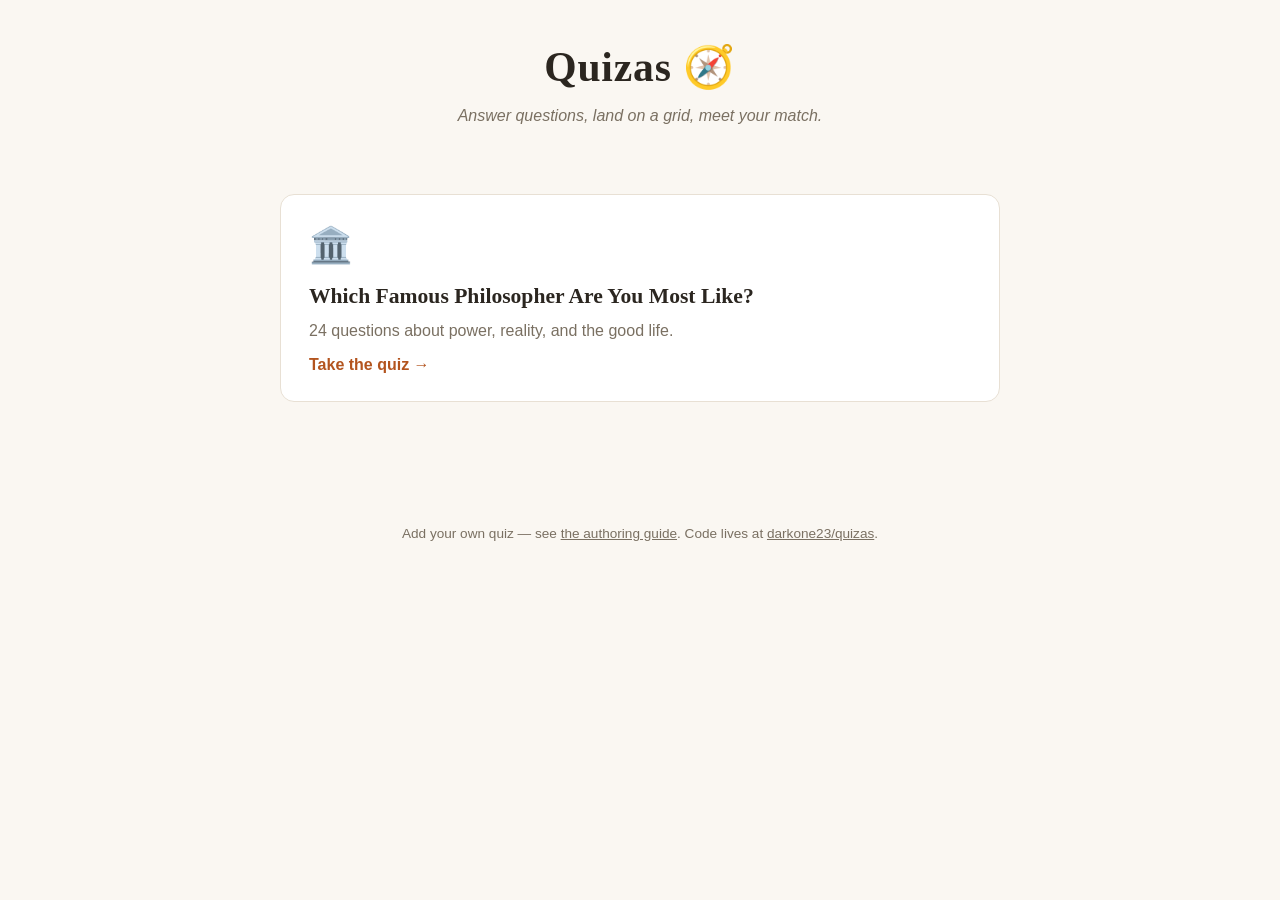
<file: index.html>
<!DOCTYPE html>
<html lang="en">
<head>
  <meta charset="utf-8">
  <meta name="viewport" content="width=device-width, initial-scale=1">
  <title>Quizas — grid quizzes for curious people</title>
  <link rel="stylesheet" href="assets/style.css">
</head>
<body>
  <header class="site">
    <h1>Quizas 🧭</h1>
    <p class="tagline">Answer questions, land on a grid, meet your match.</p>
  </header>
  <main class="wrap">
    <div id="shelf"></div>
  </main>
  <footer class="site">
    Add your own quiz — see <a href="docs/FORMAT.md">the authoring guide</a>.
    Code lives at <a href="https://github.com/darkone23/quizas">darkone23/quizas</a>.
  </footer>
  <script src="assets/quizas.js"></script>
  <script src="data/registry.js"></script>
  <script>
    (function () {
      'use strict';
      const shelf = document.getElementById('shelf');
      const list = window.QUIZAS_REGISTRY || [];
      shelf.innerHTML = list.map(function (q) {
        return '<a class="quiz-card" href="quiz.html?quiz=' + encodeURIComponent(q.id) + '">' +
          '<span class="emoji">' + q.emoji + '</span>' +
          '<h2>' + q.title + '</h2>' +
          '<p>' + q.blurb + '</p>' +
          '<span class="go">Take the quiz →</span></a>';
      }).join('');
    })();
  </script>
</body>
</html>
</file>
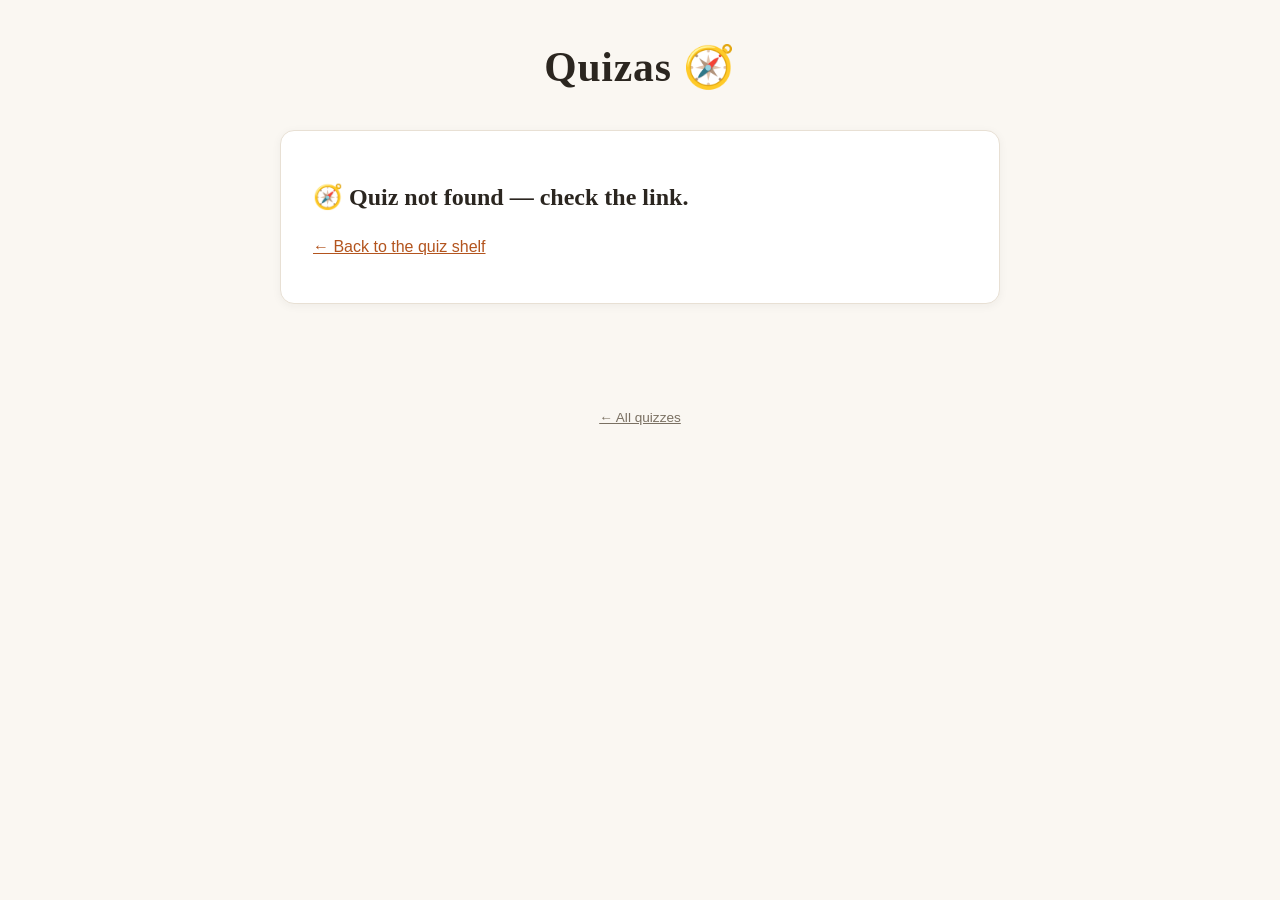
<file: quiz.html>
<!DOCTYPE html>
<html lang="en">
<head>
  <meta charset="utf-8">
  <meta name="viewport" content="width=device-width, initial-scale=1">
  <title>Quizas — taking the quiz</title>
  <link rel="stylesheet" href="assets/style.css">
</head>
<body>
  <header class="site">
    <h1>Quizas 🧭</h1>
  </header>
  <main class="wrap">
    <div class="card" id="runner">
      <p>⏳ Loading the quiz…</p>
    </div>
  </main>
  <footer class="site">
    <a href="index.html">← All quizzes</a>
  </footer>
  <script src="assets/quizas.js"></script>
  <script src="data/registry.js"></script>
  <script src="assets/pages.js"></script>
  <script>
    (function () {
      'use strict';
      const runner = document.getElementById('runner');
      QuizPages.loadQuiz(function (quiz) {
        if (!quiz) { QuizPages.renderError('Quiz not found — check the link.'); return; }
        document.title = 'Quizas — ' + quiz.title;

        const storeKey = 'quizas.answers.' + quiz.id;
        let answers = quiz.questions.map(function () { return null; });
        let index = 0;

        const saved = sessionStorage.getItem(storeKey);
        if (saved) {
          try {
            const parsed = JSON.parse(saved);
            if (Array.isArray(parsed) && parsed.length === quiz.questions.length &&
                parsed.every(function (a) { return a === null || (Number.isInteger(a) && a >= 0 && a < quiz.likert.length); })) {
              answers = parsed;
              index = parsed.findIndex(function (a) { return a === null; });
              if (index === -1) index = parsed.length - 1;
            }
          } catch (e) { sessionStorage.removeItem(storeKey); }
        }

        function persist() { sessionStorage.setItem(storeKey, JSON.stringify(answers)); }

        function render() {
          const total = quiz.questions.length;
          const done = answers.filter(function (a) { return a !== null; }).length;
          const pct = Math.round((done / total) * 100);
          const q = quiz.questions[index];
          runner.innerHTML =
            '<div class="progress"><span>' + (index + 1) + ' / ' + total + '</span>' +
            '<div class="bar"><span style="width:' + pct + '%"></span></div></div>' +
            '<div class="question-text">' + q.text + '</div>' +
            '<div class="likert">' + quiz.likert.map(function (label, i) {
              const cls = ['sd', 'd', 'n', 'a', 'sa'][i] || 'n';
              return '<button type="button" data-i="' + i + '" class="' + cls + '">' +
                '<span class="num">' + (i + 1) + '</span>' + label + '</button>';
            }).join('') + '</div>' +
            '<div class="scale-ends"><span>' + quiz.likert[0] + '</span><span>' + quiz.likert[quiz.likert.length - 1] + '</span></div>' +
            '<div class="controls">' +
            '<button type="button" class="linklike" id="back"' + (index === 0 ? ' disabled' : '') + '>← Back</button>' +
            '<button type="button" class="linklike" id="restart">Start over</button>' +
            '</div>' +
            '<p class="hint">Tip: press 1–' + quiz.likert.length + ' to answer, Backspace to go back.</p>';

          runner.querySelectorAll('.likert button').forEach(function (btn) {
            btn.addEventListener('click', function () { answer(parseInt(btn.dataset.i, 10)); });
          });
          runner.querySelector('#back').addEventListener('click', back);
          runner.querySelector('#restart').addEventListener('click', restart);
        }

        function answer(i) {
          answers[index] = i;
          persist();
          if (index === quiz.questions.length - 1) {
            const encoded = QUIZAS.encodeAnswers(quiz, answers);
            if (encoded === null) { QuizPages.renderError('Something went wrong scoring the quiz.'); return; }
            sessionStorage.removeItem(storeKey);
            location.href = 'results.html?quiz=' + encodeURIComponent(quiz.id) + '&a=' + encoded;
            return;
          }
          index++;
          render();
        }

        function back() {
          if (index === 0) return;
          index--;
          answers[index] = null;
          persist();
          render();
        }

        function restart() {
          answers = quiz.questions.map(function () { return null; });
          index = 0;
          persist();
          render();
        }

        document.addEventListener('keydown', function (ev) {
          if (ev.key >= '1' && ev.key <= String(quiz.likert.length)) {
            answer(parseInt(ev.key, 10) - 1);
          } else if (ev.key === 'Backspace') {
            ev.preventDefault();
            back();
          }
        });

        render();
      });
    })();
  </script>
</body>
</html>
</file>
<file: assets/style.css>
:root {
  --paper: #faf7f2;
  --ink: #2b2620;
  --muted: #7a7062;
  --card: #ffffff;
  --accent: #b3541e;
  --accent-dark: #8f3f14;
  --line: #e8e0d4;
  --lib: #3d7ea6;
  --auth: #b3541e;
  --ideal: #7a5ea6;
  --mat: #4a7d52;
}

* { box-sizing: border-box; }

body {
  margin: 0;
  background: var(--paper);
  color: var(--ink);
  font-family: -apple-system, BlinkMacSystemFont, "Segoe UI", Roboto, Helvetica, Arial, sans-serif;
  line-height: 1.5;
}

h1, h2, h3, .serif { font-family: Georgia, "Times New Roman", serif; }

.wrap { max-width: 760px; margin: 0 auto; padding: 24px 20px 64px; }

header.site { text-align: center; padding: 36px 0 8px; }
header.site h1 { font-size: 2.6rem; margin: 0; letter-spacing: 0.02em; }
header.site .tagline { color: var(--muted); margin-top: 6px; font-style: italic; }

.card {
  background: var(--card);
  border: 1px solid var(--line);
  border-radius: 14px;
  padding: 28px 32px;
  box-shadow: 0 2px 10px rgba(43, 38, 32, 0.05);
}

a { color: var(--accent); }
a:hover { color: var(--accent-dark); }

.quiz-card {
  display: block;
  text-decoration: none;
  color: var(--ink);
  background: var(--card);
  border: 1px solid var(--line);
  border-radius: 14px;
  padding: 24px 28px;
  margin: 18px 0;
  transition: box-shadow 0.15s ease, transform 0.15s ease;
}
.quiz-card:hover { box-shadow: 0 6px 18px rgba(43, 38, 32, 0.12); transform: translateY(-2px); }
.quiz-card .emoji { font-size: 2.2rem; }
.quiz-card h2 { margin: 8px 0 6px; font-size: 1.35rem; }
.quiz-card p { color: var(--muted); margin: 0; }
.quiz-card .go { color: var(--accent); font-weight: 600; margin-top: 10px; display: inline-block; }

/* quiz runner */
.progress {
  display: flex;
  align-items: center;
  gap: 14px;
  margin-bottom: 22px;
  color: var(--muted);
  font-size: 0.9rem;
}
.progress .bar { flex: 1; height: 6px; border-radius: 3px; background: var(--line); overflow: hidden; }
.progress .bar > span { display: block; height: 100%; background: var(--accent); border-radius: 3px; transition: width 0.2s ease; }

.question-text { font-size: 1.5rem; font-family: Georgia, "Times New Roman", serif; margin: 12px 0 30px; }

.likert { display: flex; gap: 10px; }
.likert button {
  flex: 1;
  padding: 16px 6px;
  font-size: 0.95rem;
  border: 1px solid var(--line);
  border-radius: 10px;
  cursor: pointer;
  background: #fff;
  color: var(--ink);
  transition: transform 0.1s ease, box-shadow 0.1s ease;
}
.likert button:hover { transform: translateY(-2px); box-shadow: 0 4px 12px rgba(43, 38, 32, 0.14); }
.likert button .num { display: block; font-size: 0.7rem; color: var(--muted); margin-bottom: 4px; }
.likert .sd { background: #f3d6d0; }
.likert .d { background: #f0e4d2; }
.likert .n { background: #ece9e2; }
.likert .a { background: #dfe8d2; }
.likert .sa { background: #d2e3c8; }

.scale-ends { display: flex; justify-content: space-between; color: var(--muted); font-size: 0.8rem; margin-top: 8px; }

.controls { display: flex; justify-content: space-between; margin-top: 26px; align-items: center; }
.linklike { background: none; border: none; color: var(--muted); cursor: pointer; font-size: 0.9rem; padding: 4px; }
.linklike:hover:not(:disabled) { color: var(--accent); }
.linklike:disabled { opacity: 0.35; cursor: default; }

.hint { color: var(--muted); font-size: 0.8rem; text-align: center; margin-top: 18px; }

/* results */
.match-hero { text-align: center; padding: 8px 0 4px; }
.match-hero .lead-in { color: var(--muted); font-size: 1rem; }
.match-hero .figure-emoji { font-size: 4rem; display: block; margin: 12px 0 6px; }
.match-hero h2 { font-size: 2rem; margin: 4px 0 10px; }
.match-hero .blurb { color: var(--ink); max-width: 480px; margin: 0 auto; font-size: 1.05rem; }

.chart-frame { position: relative; margin: 30px auto 0; max-width: 680px; padding: 26px 0; }
#chart { width: 100%; height: 460px; }
.axis-label { position: absolute; font-size: 0.78rem; font-weight: 600; letter-spacing: 0.08em; text-transform: uppercase; }
.axis-label.x-left { left: -8px; top: 50%; transform: translateY(-50%) rotate(-90deg); transform-origin: center; color: var(--lib); }
.axis-label.x-right { right: -8px; top: 50%; transform: translateY(50%) rotate(90deg); transform-origin: center; color: var(--auth); }
.axis-label.y-top { top: 0; left: 50%; transform: translateX(-50%); color: var(--ideal); }
.axis-label.y-bottom { bottom: 0; left: 50%; transform: translateX(-50%); color: var(--mat); }

.runners { margin-top: 26px; }
.runners h3 { margin-bottom: 10px; }
.runner { display: flex; gap: 14px; align-items: baseline; padding: 8px 0; border-top: 1px dashed var(--line); }
.runner .emoji { font-size: 1.5rem; }
.runner b { font-size: 1.02rem; }
.runner span { color: var(--muted); }

.actions { display: flex; gap: 12px; justify-content: center; margin-top: 30px; flex-wrap: wrap; }
.button {
  display: inline-block;
  background: var(--accent);
  color: #fff;
  border: none;
  border-radius: 10px;
  padding: 12px 22px;
  font-size: 1rem;
  cursor: pointer;
  text-decoration: none;
  font-weight: 600;
}
.button:hover { background: var(--accent-dark); color: #fff; }
.button.secondary { background: transparent; color: var(--accent); border: 1.5px solid var(--accent); }
.button.secondary:hover { background: #f7e8df; }

.notice {
  margin: 14px 0 0;
  padding: 10px 14px;
  border-radius: 10px;
  background: #f6efe3;
  border: 1px solid var(--line);
  color: var(--muted);
  font-size: 0.9rem;
  display: none;
}
.notice.show { display: block; }

footer.site { text-align: center; color: var(--muted); font-size: 0.85rem; padding: 40px 0 10px; }
footer.site a { color: var(--muted); }

@media (max-width: 640px) {
  .likert { flex-direction: column; }
  .likert button { display: flex; align-items: baseline; gap: 10px; padding: 12px 14px; text-align: left; }
  .likert button .num { margin-bottom: 0; }
  #chart { height: 380px; }
  .axis-label.x-left { left: -16px; }
  .axis-label.x-right { right: -16px; }
}
</file>
